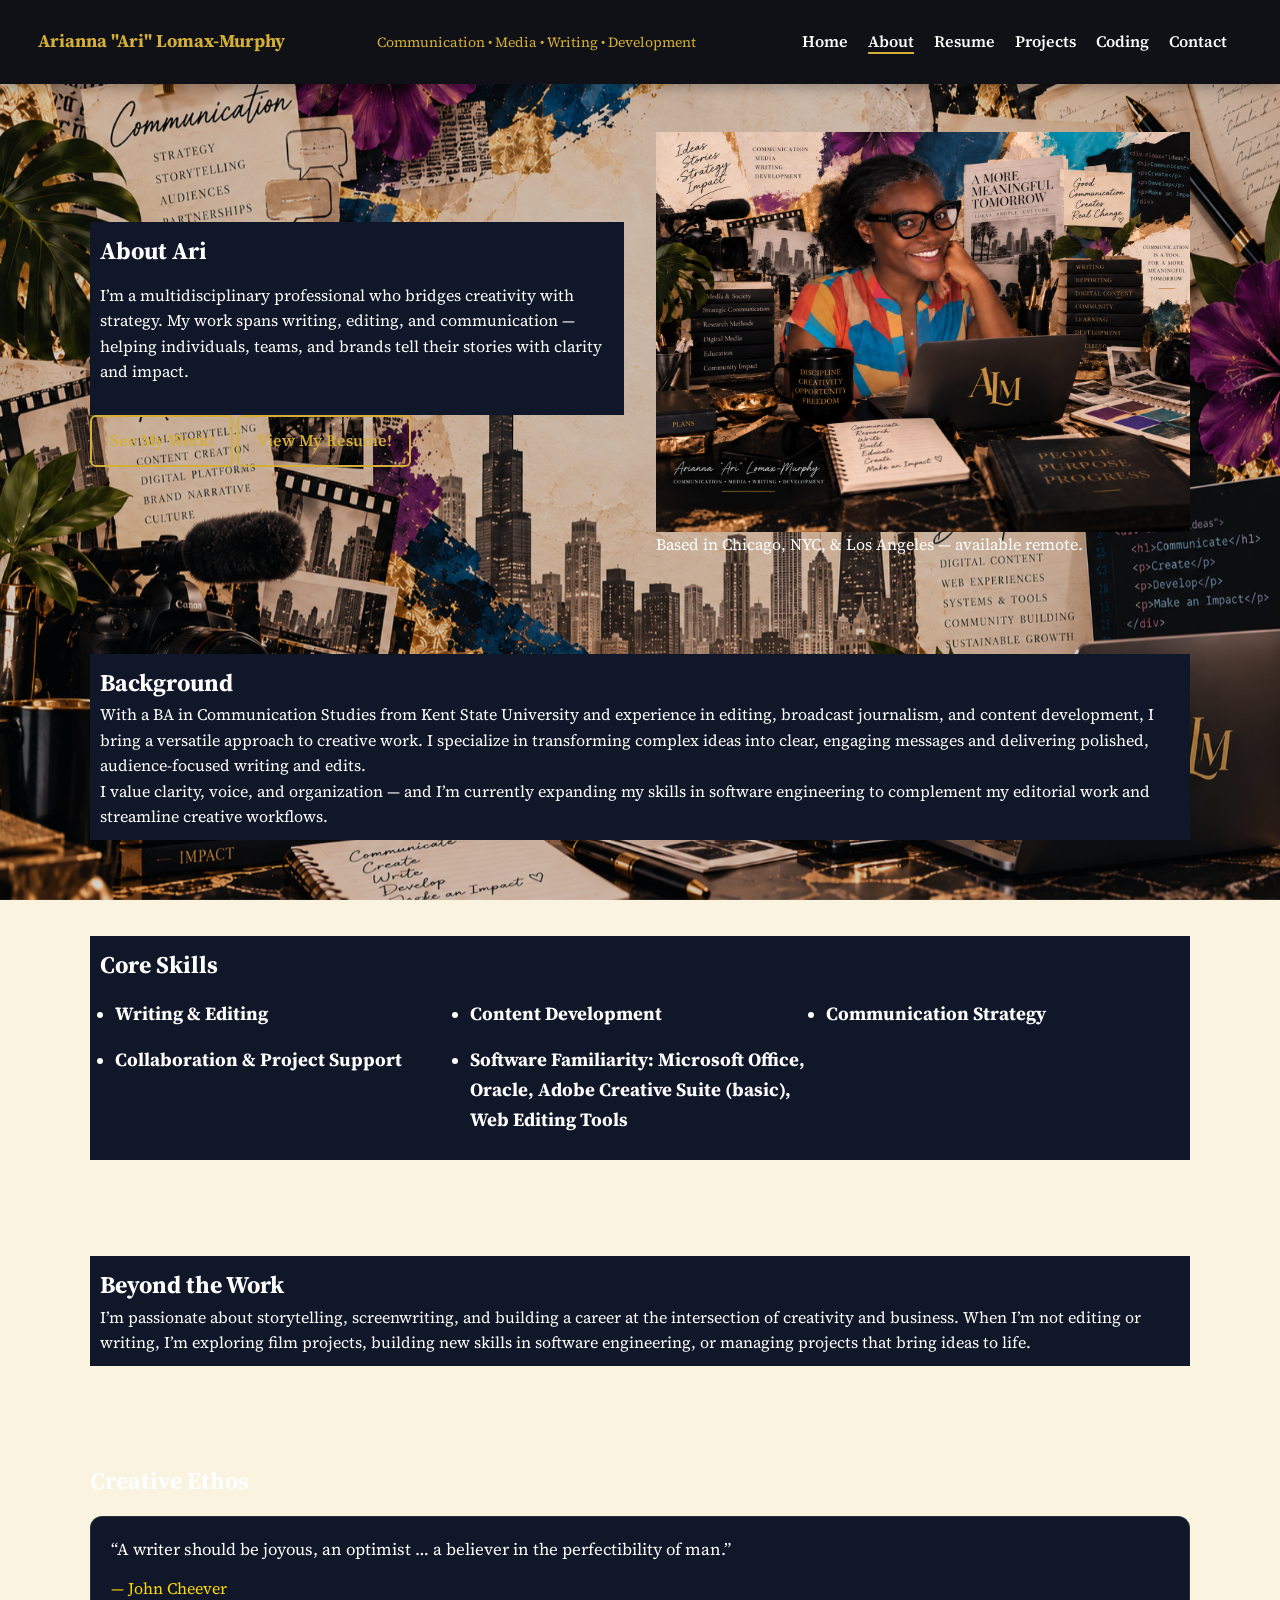
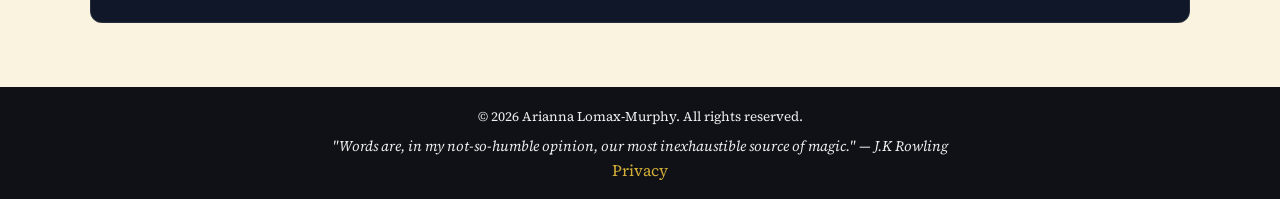
<file: about/about.html>
<!doctype html>
<html lang="en">
  <head>
    <meta charset="utf-8" />
    <meta name="viewport" content="width=device-width, initial-scale=1.0" />

    <title>
      About Arianna "Ari" Lomax-Murphy | Communication • Media • Writing •
      Development
    </title>
    <meta
      name="description"
      content="Learn more about Arianna 'Ari' Lomax-Murphy — multidisciplinary professional specializing in writing, editing, and communication."
    />

    <link rel="icon" href="../img/icons/alm-icon.png" />
    <link rel="preload" as="image" href="../img/ari-background.png" />
    <link rel="stylesheet" href="../css/styles.css" />
    <link rel="preconnect" href="https://fonts.gstatic.com" crossorigin />
    <link
      href="https://fonts.googleapis.com/css2?family=Montserrat:wght@600;700&family=Source+Serif+Pro:wght@400;600&display=swap"
      rel="stylesheet"
    />
  </head>
  <body>
    <img
      src="../img/ari-background.png"
      alt=""
      class="bg-fixed"
      aria-hidden="true"
    />

    <a class="skip-link" href="#main">Skip to content</a>

    <header class="site-header" role="banner">
      <div class="container header-row">
        <a class="brand" href="../index.html" aria-label="Go to homepage">
          <span class="brand-name">Arianna "Ari" Lomax-Murphy</span>
        </a>
        <span class="brand-tag"
          >Communication • Media • Writing • Development</span
        >
        <nav class="site-nav" aria-label="Primary">
          <button class="nav-toggle" aria-controls="menu" aria-expanded="false">
            Menu
          </button>
          <ul id="menu" class="nav-list">
            <li><a href="../index.html">Home</a></li>
            <li><a href="../about/about.html" aria-current="page">About</a></li>
            <li><a href="../resume/resume.html">Resume</a></li>
            <li><a href="../projects/projects.html">Projects</a></li>
            <li><a href="../coding/coding.html">Coding</a></li>
            <li><a href="../contact/contact.html">Contact</a></li>
          </ul>
        </nav>
      </div>
    </header>

    <main id="main">
      <section class="about-hero section" aria-labelledby="about-title">
        <div class="container hero-grid">
          <div class="hero-copy">
            <div class="panel panel--dark">
              <h1 id="about-hero-title">About Ari</h1>
              <p class="tagline">
                I’m a multidisciplinary professional who bridges creativity with
                strategy. My work spans writing, editing, and communication —
                helping individuals, teams, and brands tell their stories with
                clarity and impact.
              </p>
            </div>
            <div class="cta-row">
              <a class="btn btn-outline" href="../projects/projects.html"
                >See My Work!</a
              >
              <a class="btn btn-outline" href="../resume/resume.html"
                >View My Resume!</a
              >
            </div>
          </div>
          <figure class="hero-media">
            <img
              src="../img/ari-image.png"
              alt="Arianna Lomax-Murphy smiling at the camera while working at her desk with a laptop and creative workspace"
            />
            <figcaption>
              Based in Chicago, NYC, & Los Angeles — available remote.
            </figcaption>
          </figure>
        </div>
      </section>

      <section class="about section" aria-labelledby="about-title">
        <div class="container">
          <div class="panel panel--dark">
            <h2 id="about-title">Background</h2>
            <p>
              With a BA in Communication Studies from Kent State University and
              experience in editing, broadcast journalism, and content
              development, I bring a versatile approach to creative work. I
              specialize in transforming complex ideas into clear, engaging
              messages and delivering polished, audience-focused writing and
              edits.
            </p>
            <p>
              I value clarity, voice, and organization — and I’m currently
              expanding my skills in software engineering to complement my
              editorial work and streamline creative workflows.
            </p>
          </div>
        </div>
      </section>

      <section class="skills section" aria-labelledby="skills-title">
        <div class="container">
          <div class="panel panel--dark">
            <h2 id="skills-title">Core Skills</h2>
            <ul class="skill-grid" role="list">
              <li><h3>Writing & Editing</h3></li>
              <li><h3>Content Development</h3></li>
              <li><h3>Communication Strategy</h3></li>
              <li><h3>Collaboration & Project Support</h3></li>
              <li>
                <h3>
                  Software Familiarity: Microsoft Office, Oracle, Adobe Creative
                  Suite (basic), Web Editing Tools
                </h3>
              </li>
            </ul>
          </div>
        </div>
      </section>

      <section class="personal-touch section">
        <div class="container">
          <div class="panel panel--dark">
            <h2>Beyond the Work</h2>
            <p>
              I’m passionate about storytelling, screenwriting, and building a
              career at the intersection of creativity and business. When I’m
              not editing or writing, I’m exploring film projects, building new
              skills in software engineering, or managing projects that bring
              ideas to life.
            </p>
          </div>
        </div>
      </section>

      <section class="section" aria-labelledby="ethos-title">
        <div class="container">
          <h2 id="ethos-title">Creative Ethos</h2>
          <figure class="quote-card">
            <blockquote>
              “A writer should be joyous, an optimist … a believer in the
              perfectibility of man.”
            </blockquote>
            <figcaption>— John Cheever</figcaption>
          </figure>
        </div>
      </section>
    </main>

    <footer class="site-footer" role="contentinfo">
      <div class="container footer-row">
        <small>© 2026 Arianna Lomax-Murphy. All rights reserved.</small>
        <span id="quote-rotator" class="footer-quote" aria-live="polite"></span>
        <a href="../privacy/privacy.html">Privacy</a>
      </div>
    </footer>

    <script>
      const btn = document.querySelector(".nav-toggle");
      const menu = document.getElementById("menu");
      if (btn && menu) {
        btn.addEventListener("click", () => {
          const expanded = btn.getAttribute("aria-expanded") === "true";
          btn.setAttribute("aria-expanded", String(!expanded));
          menu.classList.toggle("open");
        });
      }
    </script>

    <script>
      (function () {
        const quotes = [
          {
            text: "Words are, in my not-so-humble opinion, our most inexhaustible source of magic.",
            by: "J.K Rowling",
          },
          {
            text: "A writer should be joyous, an optimist … a believer in the perfectibility of man.",
            by: "John Cheever",
          },
        ];

        const el = document.getElementById("quote-rotator");
        if (!el) {
          console.warn('No element with id="quote-rotator" found.');
          return;
        }

        let i = 0;
        function render() {
          const q = quotes[i];

          if (!q || !q.text) {
            el.textContent = q && q.by ? "— " + q.by : "";
          } else {
            el.textContent = '"' + q.text + '" — ' + q.by;
          }
          i = (i + 1) % quotes.length;
        }

        render();
        setInterval(render, 10000);

        console.log("Quote rotator mounted:", {
          foundElement: !!el,
          quotesCount: quotes.length,
        });
      })();
    </script>
  </body>
</html>
</file>
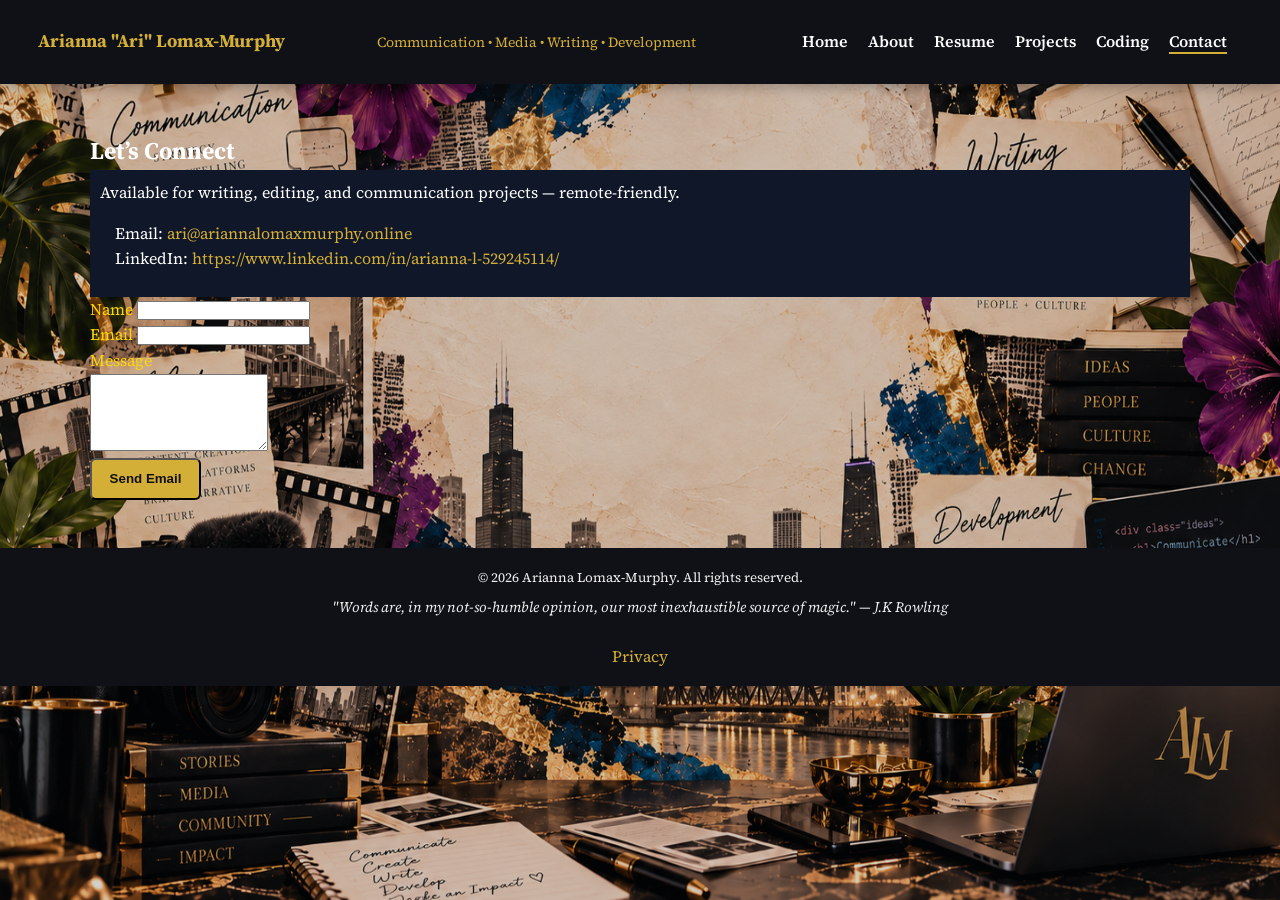
<file: contact/contact.html>
<!doctype html>
<html lang="en">
  <head>
    <meta charset="utf-8" />
    <meta name="viewport" content="width=device-width, initial-scale=1" />

    <title>Contact | Arianna "Ari" Lomax-Murphy</title>
    <meta
      name="description"
      content="Get in touch with Arianna 'Ari' Lomax-Murphy for writing, editing, and communication projects."
    />
    <link rel="icon" href="../img/icons/alm-icon.png" />
    <link rel="preload" as="image" href="../img/ari-background.png" />
    <link rel="stylesheet" href="../css/styles.css" />
    <link rel="preconnect" href="https://fonts.gstatic.com" crossorigin />
    <link
      href="https://fonts.googleapis.com/css2?family=Montserrat:wght@600;700&family=Source+Serif+Pro:wght@400;600&display=swap"
      rel="stylesheet"
    />
  </head>
  <body>
    <img
      src="../img/ari-background.png"
      alt=""
      class="bg-fixed"
      aria-hidden="true"
    />

    <a class="skip-link" href="#main">Skip to content</a>

    <header class="site-header" role="banner">
      <div class="container header-row">
        <a class="brand" href="../index.html" aria-label="Go to homepage">
          <span class="brand-name">Arianna "Ari" Lomax-Murphy</span>
        </a>
        <span class="brand-tag"
          >Communication • Media • Writing • Development</span
        >

        <nav class="site-nav" aria-label="Primary">
          <button class="nav-toggle" aria-controls="menu" aria-expanded="false">
            Menu
          </button>
          <ul id="menu" class="nav-list">
            <li><a href="../index.html">Home</a></li>
            <li><a href="../about/about.html">About</a></li>
            <li><a href="../resume/resume.html">Resume</a></li>
            <li><a href="../projects/projects.html">Projects</a></li>
            <li><a href="../coding/coding.html">Coding</a></li>
            <li>
              <a href="../contact/contact.html" aria-current="page">Contact</a>
            </li>
          </ul>
        </nav>
      </div>
    </header>

    <main id="main">
      <section class="section" aria-labelledby="contact-title">
        <div class="container contact-grid">
          <div>
            <h1 id="contact-title">Let’s Connect</h1>
            <div class="panel panel--midnight">
              <p>
                Available for writing, editing, and communication projects —
                remote-friendly.
              </p>
              <ul class="contact-list" role="list">
                <li>
                  <span class="label">Email:</span>
                  <a href="mailto:ari@ariannalomaxmurphy.online">
                    ari@ariannalomaxmurphy.online
                  </a>
                </li>

                <li>
                  <span class="label">LinkedIn:</span>
                  <a
                    href="https://www.linkedin.com/in/arianna-k-529245114/"
                    target="_blank"
                    rel="me noopener noreferrer"
                    aria-label="Arianna Lomax-Murphy on LinkedIn"
                  >
                    https://www.linkedin.com/in/arianna-l-529245114/
                  </a>
                </li>
              </ul>
            </div>
          </div>

          <form
            class="contact-form"
            action="mailto:ari@ariannalomaxmurphy.online"
            method="POST"
            enctype="text/plain"
          >
            <label>
              <span>Name</span>
              <input name="name" type="text" required /> </label
            ><br />
            <label>
              <span>Email</span>
              <input name="email" type="email" required /> </label
            ><br />
            <label>
              <span>Message</span><br />
              <textarea name="message" rows="5" required></textarea></label
            ><br />
            <button class="btn" type="submit">Send Email</button>
          </form>
        </div>
      </section>
    </main>

    <footer class="site-footer" role="contentinfo">
      <div class="container footer-row">
        <small>© 2026 Arianna Lomax-Murphy. All rights reserved.</small>
        <span id="quote-rotator" class="footer-quote" aria-live="polite"></span
        ><br />
        <a href="../privacy/privacy.html">Privacy</a>
      </div>
    </footer>

    <!-- Nav toggle -->
    <script>
      const btn = document.querySelector(".nav-toggle");
      const menu = document.getElementById("menu");
      if (btn && menu) {
        btn.addEventListener("click", () => {
          const expanded = btn.getAttribute("aria-expanded") === "true";
          btn.setAttribute("aria-expanded", String(!expanded));
          menu.classList.toggle("open");
        });
      }
    </script>
    <!-- Quote rotator -->
    <script>
      (function () {
        const quotes = [
          {
            text: "Words are, in my not-so-humble opinion, our most inexhaustible source of magic.",
            by: "J.K Rowling",
          },
          {
            text: "A writer should be joyous, an optimist … a believer in the perfectibility of man.",
            by: "John Cheever",
          },
        ];

        const el = document.getElementById("quote-rotator");
        if (!el) {
          console.warn('No element with id="quote-rotator" found.');
          return;
        }

        let i = 0;
        function render() {
          const q = quotes[i];

          if (!q || !q.text) {
            el.textContent = q && q.by ? "— " + q.by : "";
          } else {
            el.textContent = '"' + q.text + '" — ' + q.by;
          }
          i = (i + 1) % quotes.length;
        }

        render();
        setInterval(render, 10000);

        console.log("Quote rotator mounted:", {
          foundElement: !!el,
          quotesCount: quotes.length,
        });
      })();
    </script>
  </body>
</html>
</file>
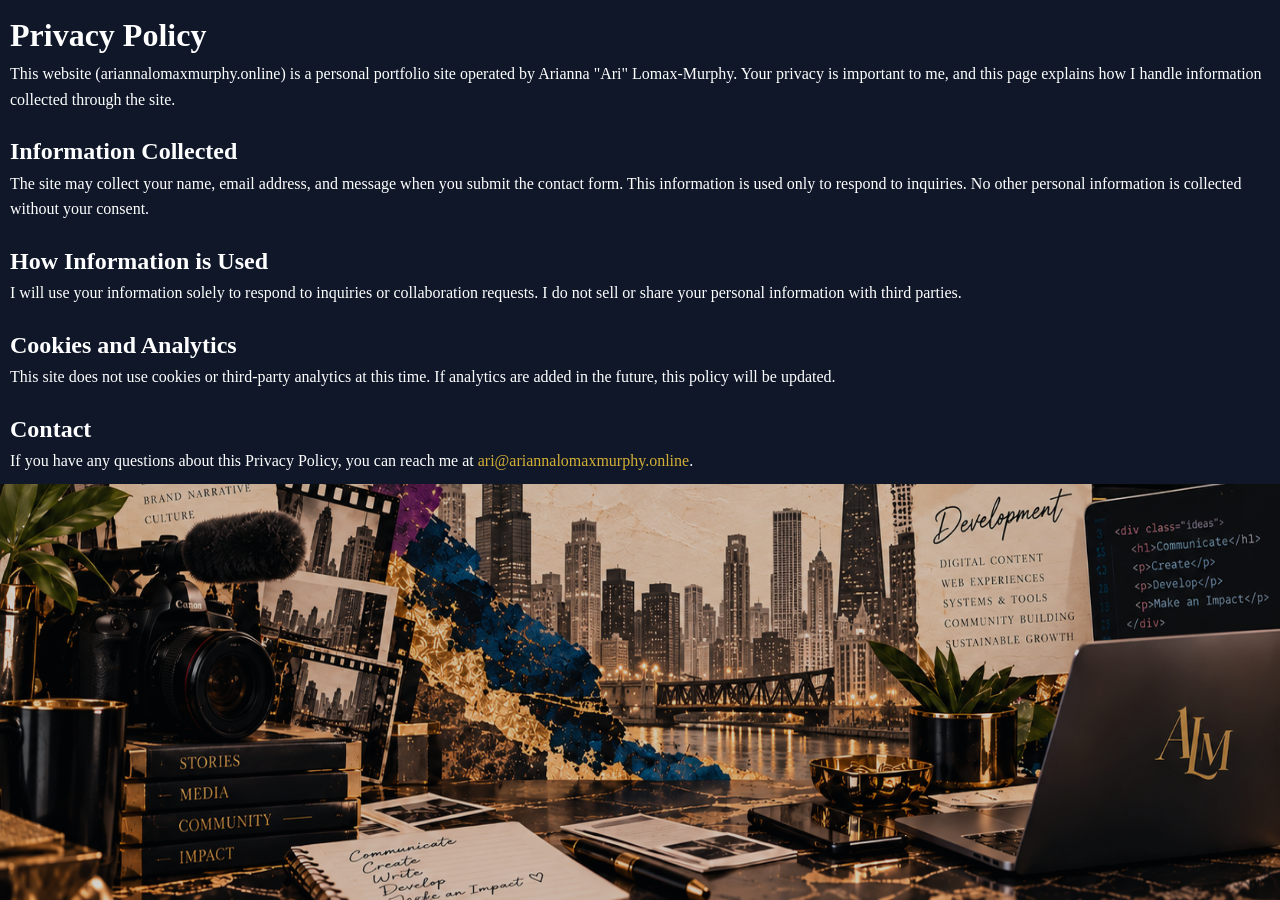
<file: privacy/privacy.html>
<!doctype html>
<html lang="en">
  <head>
    <meta charset="utf-8" />
    <link rel="icon" href="../img/icons/alm-icon.png" />
    <link rel="preload" as="image" href="../img/ari-background.png" />
    <link rel="stylesheet" href="../css/styles.css" />

    <title>Privacy</title>
  </head>

  <body>
    <img
      src="../img/ari-background.png"
      alt=""
      class="bg-fixed"
      aria-hidden="true"
    />

    <div class="panel panel--dark">
      <h1>Privacy Policy</h1>
      <p>
        This website (ariannalomaxmurphy.online) is a personal portfolio site
        operated by Arianna "Ari" Lomax-Murphy. Your privacy is important to me,
        and this page explains how I handle information collected through the
        site.
      </p>
    </div>

    <div class="panel panel--dark">
      <h2>Information Collected</h2>
      <p>
        The site may collect your name, email address, and message when you
        submit the contact form. This information is used only to respond to
        inquiries. No other personal information is collected without your
        consent.
      </p>
    </div>

    <div class="panel panel--dark">
      <h2>How Information is Used</h2>
      <p>
        I will use your information solely to respond to inquiries or
        collaboration requests. I do not sell or share your personal information
        with third parties.
      </p>
    </div>

    <div class="panel panel--dark">
      <h2>Cookies and Analytics</h2>
      <p>
        This site does not use cookies or third-party analytics at this time. If
        analytics are added in the future, this policy will be updated.
      </p>
    </div>

    <div class="panel panel--dark">
      <h2>Contact</h2>
      <p>
        If you have any questions about this Privacy Policy, you can reach me at
        <a href="mailto:ari@ariannalomaxmurphy.online"
          >ari@ariannalomaxmurphy.online</a
        >.
      </p>
    </div>
  </body>
</html>
</file>
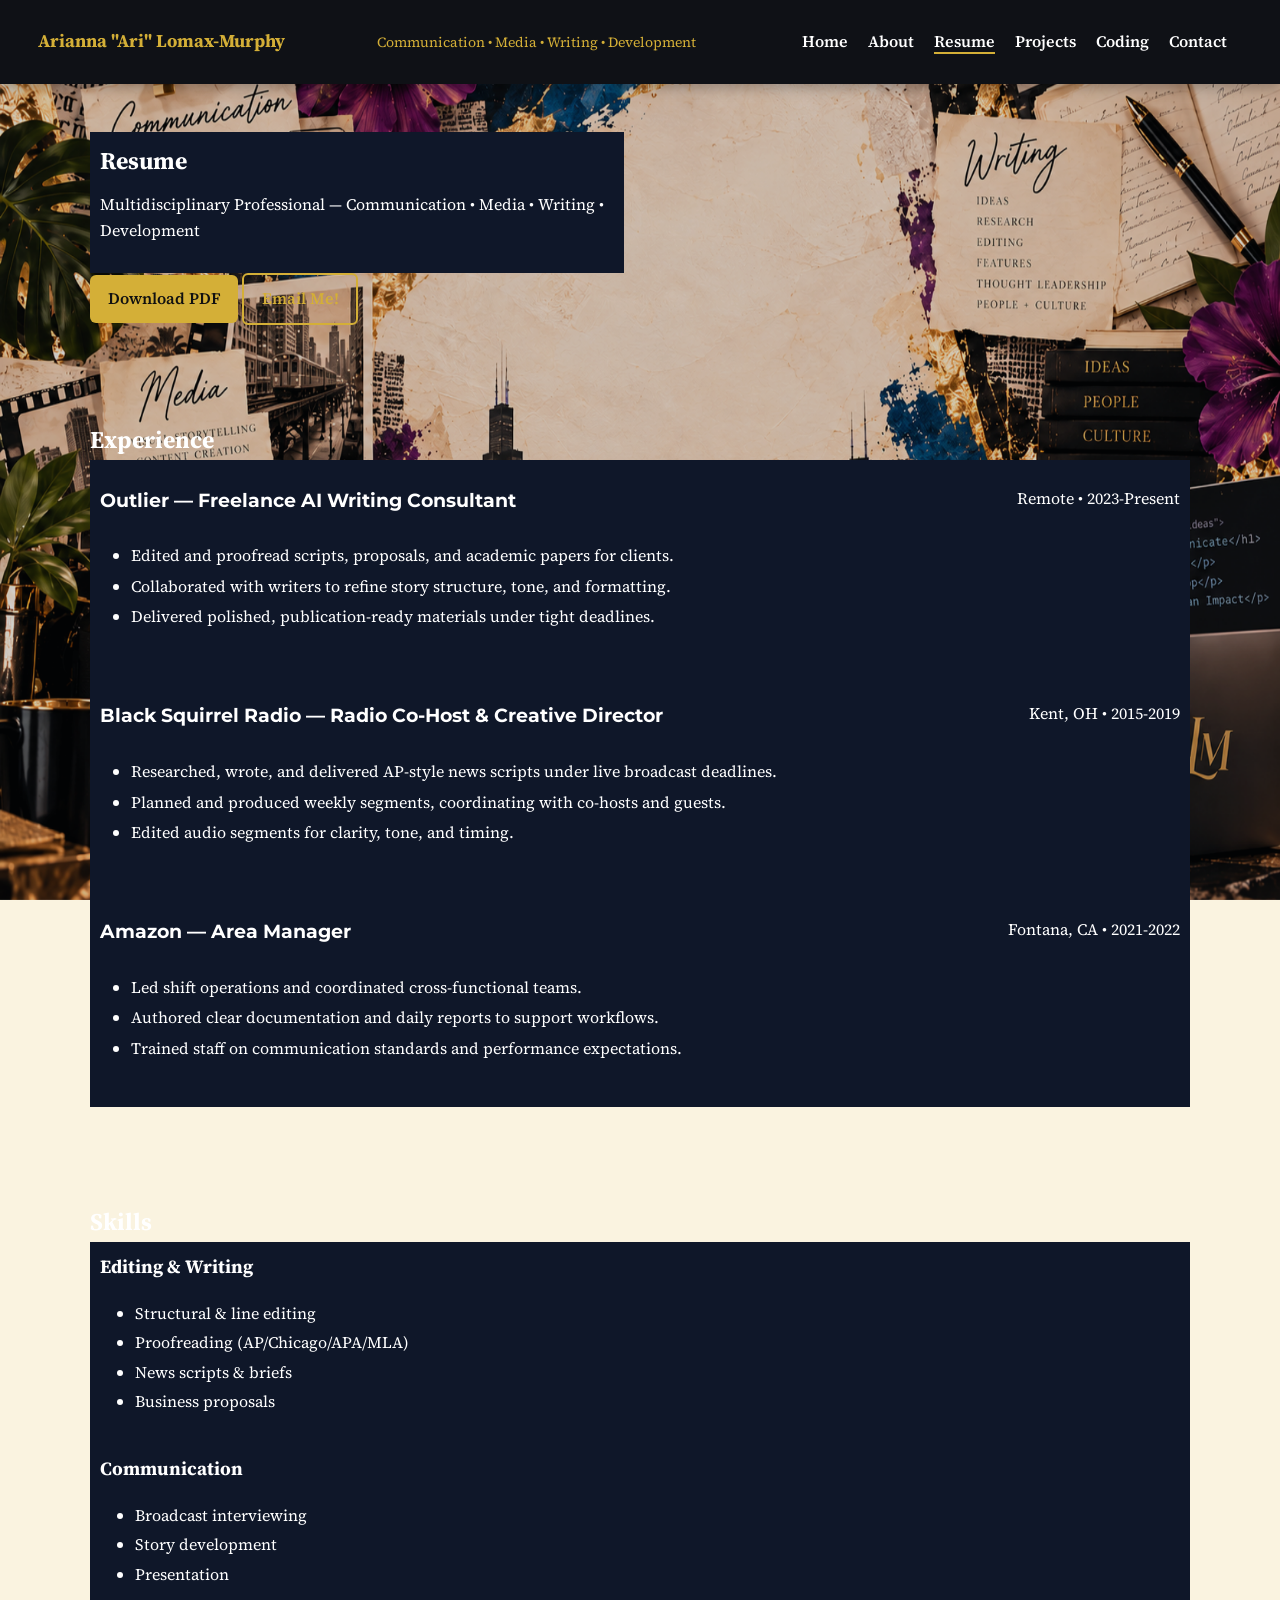
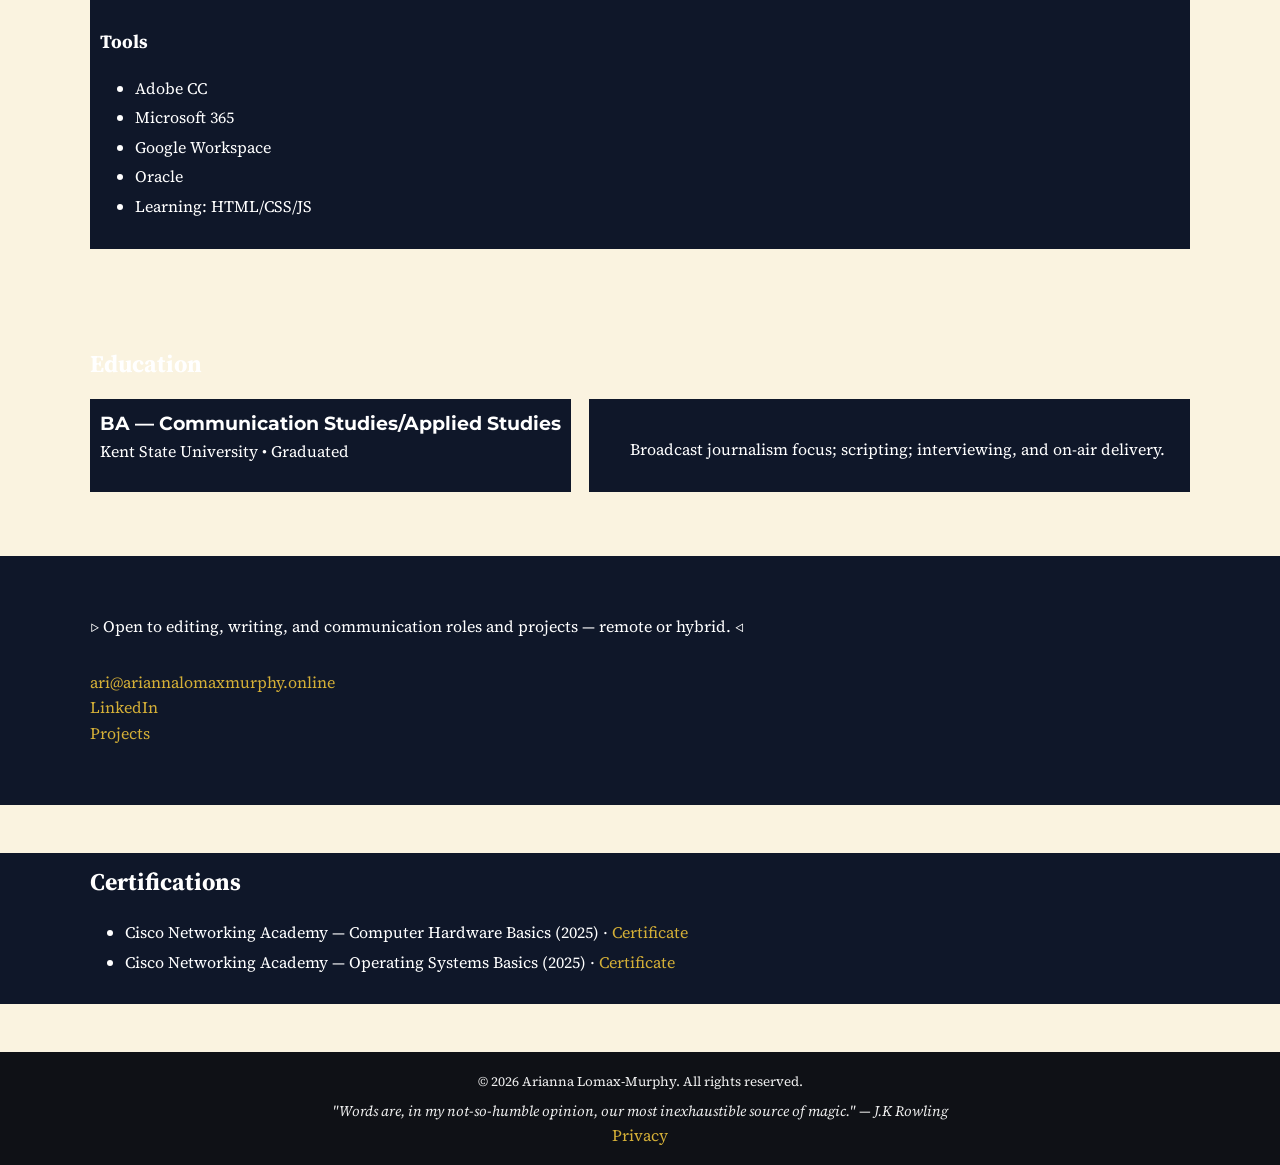
<file: resume/resume.html>
<!DOCTYPE html>
<html lang="en">
    <head>
        <meta charset="utf-8">
        <meta name="viewport" content="width= device-width, initial-scale= 1">

        <title>Resume — Arianna "Ari" Lomax-Murphy | Communication • Media • Writing • Development</title>
        <meta name="description" content="Resume of Arianna 'Ari' Lomax-Murphy — multidisciplinary professional specializing in writing, editing, and communication.">
        <link rel="icon" href="../img/thumb/thumb-resume.svg">

        <meta property="og: title" content="Resume — Arianna 'Ari' Lomax-Murphy">
        <meta property="og: description" content="Writer & Editor focused on clarity, accuracy, and voice.">
        <meta property="type" content="website">

        <meta property="og: image" content="../img/thumb-resume.svg">

        <link rel="icon" href="../img/icons/alm-icon.png" />
        <link rel="preconnect" href="https://fonts.gstatic.com" crossorigin>
        <link href="https://fonts.googleapis.com/css2?family=Montserrat:wght@600;700&family=Source+Serif+Pro:wght@400;600&display=swap" rel="stylesheet">
        <link rel="preload" as="image" href="../img/ari-background.png">
        <link rel="stylesheet" href="../css/styles.css">
    </head>
    <body>
            <img
                class="bg-fixed"
                src="../img/ari-background.png"
                alt=""
                aria-hidden="true"
            >
        
            <a class="skip-link" href="#main">Skip to content</a>
        <header class="site-header" role="banner">
            <div class="container header-row">
                <a class="brand" href="../index.html" aria-label="Go to homepage">
                    <span class="brand-name">Arianna "Ari" Lomax-Murphy</span>
                </a>
                    <span class="brand-tag">Communication • Media • Writing • Development</span>
                

                <nav class="site-nav" aria-label="Primary">
                    <button class="nav-toggle" aria-controls="menu" aria-expanded="false">Menu</button>
                    <ul id="menu" class="nav-list">
                        <li><a href="../index.html">Home</a></li>
                        <li><a href="../about/about.html">About</a></li>
                        <li><a href="../resume/resume.html" aria-current="page">Resume</a></li>
                        <li><a href="../projects/projects.html">Projects</a></li>
                        <li><a href="../coding/coding.html">Coding</a></li>                    
                        <li><a href="../contact/contact.html">Contact</a></li>
                    </ul>
                </nav>
            </div>
        </header>

        <main id="main">

            <section class="page-hero section" aria-labelledby="resume-title">
                <div class="container hero-grid">
                    <div class="hero-copy">
                        <div class="panel panel--midnight">
                        <h1 id="resume-title">Resume</h1>
                        <p class="tagline">Multidisciplinary Professional — Communication • Media • Writing • Development</p>
                        </div>
                        <div class="cta-row">                    
                            <a class="btn" href="../resume/resume.pdf" download>Download PDF</a>
                            <a class="btn btn-outline" href="mailto:ari@ariannalomaxmurphy.online">Email Me!</a>
                        </div>
                    </div>
                </div>
            </section>

            <section class="section" aria-labelledby="exp-title">
                <div class="container">
                    <h2 id="exp-title">Experience</h2>
                    
                    <div class="panel panel--midnight">
                    <article class="resume-item">
                        <div class="resume-head">
                            <h3>Outlier — Freelance AI Writing Consultant</h3>
                            <span class="meta">Remote • 2023-Present</span>
                        </div>
                        <ul class="resume-bullets">
                            <li>Edited and proofread scripts, proposals, and academic papers for clients.</li>
                            <li>Collaborated with writers to refine story structure, tone, and formatting.</li>
                            <li>Delivered polished, publication-ready materials under tight deadlines.</li>
                        </ul>
                    </article>
                        </div>
                    
                        <div class="panel panel--midnight">
                    <article class="resume-item">
                        <div class="resume-head">
                            <h3>Black Squirrel Radio — Radio Co-Host & Creative Director</h3>
                            <span class="meta">Kent, OH • 2015-2019</span>
                        </div>
                        <ul class="resume-bullets">
                            <li>Researched, wrote, and delivered AP-style news scripts under live broadcast deadlines.</li>
                            <li>Planned and produced weekly segments, coordinating with co-hosts and guests.</li>
                            <li>Edited audio segments for clarity, tone, and timing.</li>
                        </ul>
                    </article>
                        </div>

                        <div class="panel panel--midnight">
                    <article class="resume-item">
                        <div class="resume-head">
                            <h3>Amazon — Area Manager</h3>
                            <span class="meta">Fontana, CA • 2021-2022</span>
                        </div>
                        <ul class="resume-bullets">
                            <li>Led shift operations and coordinated cross-functional teams.</li>
                            <li>Authored clear documentation and daily reports to support workflows.</li>
                            <li>Trained staff on communication standards and performance expectations.</li>
                        </ul>
                    </article>
                        </div>
                </div>
            </section>

            <section class="section" aria-labelledby="skills-title">
                <div class="container">
                    <h2 id="skills-title">Skills</h2>
                    <div class="skills-grid">
                        <div>
                        <div class="panel panel--midnight">
                            <h3>Editing & Writing</h3>
                            <ul class="tag-list" role="list">
                                <li>Structural & line editing</li>
                                <li>Proofreading (AP/Chicago/APA/MLA)</li>
                                <li>News scripts & briefs</li>
                                <li>Business proposals</li>
                            </ul>
                        </div>
                        <div class="panel panel--midnight">
                            <h3>Communication</h3>
                            <ul class="tag-list" role="list">
                                <li>Broadcast interviewing</li>
                                <li>Story development</li>
                                <li>Presentation</li>
                            </ul>
                        </div>
                        <div class="panel panel--midnight">
                            <h3>Tools</h3>
                            <ul class="tag-list" role="list">
                                <li>Adobe CC</li>
                                <li>Microsoft 365</li>
                                <li>Google Workspace</li>
                                <li>Oracle</li>
                                <li>Learning: HTML/CSS/JS</li>
                            </ul>
                        </div>
                        </div>
                    </div>
                </div>
            </section>
            </div>

            <section class="section" aria-labelledby="edu-title">
                <div class="container">
                    <h2 id="edu-title">Education</h2>
                    <article class="resume-item">
                        <div class="resume-head">
                            <div class="panel panel--midnight">
                            <h3>BA — Communication Studies/Applied Studies</h3>
                            <span class="meta">Kent State University • Graduated</span>
                        </div>
                        <div class="panel panel--midnight">
                        <ul class="resume-bullets" id="education">
                            <li>Broadcast journalism focus; scripting; interviewing, and on-air delivery.</li>
                        </ul>
                            </div>
                        </div>
                    </article>
                </div>
            </section>
            </div>

            <div class="panel panel--midnight" id="contact">
            <section class="contact section" aria-labelledby="contact-title">
                <div class="container">
                    <h2 id="contact-list" role="list"></h2>
                        <p>▷ Open to editing, writing, and communication roles and projects — remote or hybrid. ◁</p>
                        <ul class="contact-list" role="list"></ul>
                            <li><a href="mailto:ari@ariannalomaxmurphy.online">ari@ariannalomaxmurphy.online</a></li>
                            <li><a href="https://www.linkedin.com/in/arianna-l-529245114/">LinkedIn</a></li>
                            <li><a href="../projects/projects.html">Projects</a></li>
                        </ul>
                    </div>
            </section>
            </div>
            
            <section class="section" aria-labelledby="resume-certs-title">
                <div class="panel panel--midnight">
                <div class="container">
                    <h2 id="resume-certs-title">Certifications</h2>
                    <ul class="tag-list" role="list">
                    <li>
                        Cisco Networking Academy — Computer Hardware Basics (2025)
                        · <a href="../docs/certs/cisco-hardware-basics.pdf" target="_blank" rel="noopener">Certificate</a>
                    </li>
                    <li>
                        Cisco Networking Academy — Operating Systems Basics (2025)
                        · <a href="../docs/certs/cisco-os-basics.pdf" target="_blank" rel="noopener">Certificate</a>
                    </li>
                    <!-- Add others here (Google IT Support, etc.) -->
                    </ul>
                </div>
                </div>
            </section>
        </main>

        <footer class="site-footer" role="contentinfo">
            <div class="container footer-row">
                <small>© 2026 Arianna Lomax-Murphy. All rights reserved.</small>
                <span id="quote-rotator" class="footer-quote" aria-live="polite"></span>
                <a href="../privacy/privacy.html">Privacy</a>
            </div>
        </footer>

        <script>

            const btn = document.querySelector('.nav-toggle');
            const menu = document.getElementById('menu');
            if (btn && menu) {
                btn.addEventListener('click', () => {
                    const expanded = btn.getAttribute('aria-expanded') === 'true';
                    btn.setAttribute('aria-expanded', String(!expanded));
                    menu.classList.toggle('open');
                });
            }
        </script>
        <script>
                (function(){
                    const quotes = [
                        { text: "Words are, in my not-so-humble opinion, our most inexhaustible source of magic.", by: "J.K Rowling" },
                        { text: "A writer should be joyous, an optimist … a believer in the perfectibility of man.", by: "John Cheever" }
                    ];

                    const el = document.getElementById('quote-rotator');
                    if (!el) { console.warn('No element with id="quote-rotator" found.'); return; }

                    let i = 0;
                    function render(){
                        const q = quotes[i];

                        if (!q || !q.text) {
                            el.textContent = q && q.by ? ("— " + q.by) : "";
                        } else {
                            el.textContent = '"' + q.text + '" — ' + q.by;
                        }
                        i = (i + 1) % quotes.length;
                    }

                    render();
                    setInterval(render, 10000);

                    console.log('Quote rotator mounted:', { foundElement: !!el, quotesCount: quotes.length });
            })();
        </script>
    </body>

</html>
</file>
<file: css/styles.css>
/* =========================================
   0) Variables & Base
   ========================================= */
:root {
  --color-primary: #d4af37; /* Gold (accent) */
  --color-secondary: #1f4e79; /* Deep blue (brand text) */
  --color-accent: #0f1116; /* Dark  (header & footer bg) */
  --color-midnight: #0f1729; /* Midnight Blue  (section boxes) */

  --color-text-light: #ffffff; /* White text */
  --color-text-dark: #111111; /* Dark text (rare) */
  --header-height: 50px;
}

* {
  box-sizing: border-box;
  margin: 0;
  padding: 0;
}
html {
  scroll-behavior: smooth;
}

/* === Global page background (last wins) === */
html,
body {
  min-height: 100%;
}

.bg-fixed {
  position: fixed;
  top: var(--header-height);
  left: 0;
  width: 100vw !important;
  max-width: none !important;
  height: calc(100vh - var(--header-height)) !important;
  max-height: none !important;

  /* Full image + full width + full height */
  object-fit: fill;
  object-position: center;
  z-index: -2;
  pointer-events: none;
  margin: 0 !important;
}

body {
  position: relative;
  font-family: "Source Serif Pro", serif;
  line-height: 1.6;
  color: var(--color-text-light);
  background-color: #faf3e0; /* fallback behind everything */
}
body::after {
  content: "";
  position: fixed;

  top: var(--header-height);
  left: 0;
  width: 100vw;
  height: calc(100vh - var(--header-height));
  background: rgba(15, 17, 22, 0.18);

  z-index: -1;
  pointer-events: none;
}

img {
  max-width: 100%;
  height: auto;
  display: block;
}
a {
  color: var(--color-primary);
  text-decoration: none;
}
a:hover {
  text-decoration: underline;
}

.container {
  width: 90%;
  max-width: 1100px;
  margin: 0 auto;
}
.section {
  padding: 3rem 0;
}

/* Accessibility: Skip link */
.skip-link {
  position: absolute;
  left: -9999px;
  top: auto;
  height: 1px;
  width: 1px;
  overflow: hidden;
}
.skip-link:focus {
  position: static;
  background: #fff;
  color: #000;
  padding: 0.5rem 0.75rem;
  border-radius: 6px;
}

/* =========================================
   1) Header & Navigation
   - Opaque black header
   - Gold branding and tagline
   - Responsive navigation
   ========================================= */
.site-header {
  background: var(--color-accent);
  color: var(--color-text-light);
  position: sticky;
  top: 0;
  width: 100%;
  z-index: 1000; /* above everything */
  box-shadow: 0 4px 12px rgba(0, 0, 0, 0.25);
}
.header-row {
  display: flex;
  justify-content: space-between;
  align-items: center;
  padding: 14px 0;
}

/* Brand text in GOLD on black header */
.brand {
  display: inline;
  white-space: nowrap;
}

.brand-name {
  font-weight: 700;
  font-size: 1.125rem;
  color: var(--color-primary);
}

.brand-tag {
  display: inline;
  font-size: 0.875rem;
  color: var(--color-primary);
  opacity: 1;
}

/* Hover effect for brand text */
.brand-name:hover,
.brand-tag:hover {
  color: #f5d76e; /* lighter gold on hover */
  text-shadow:
    0 0 6px rgba(212, 175, 55, 0.75),
    0 0 12px rgba(212, 175, 55, 0.5);
  transition:
    color 0.3s ease,
    text-shadow 0.3s ease;
}

.site-nav .nav-list {
  list-style: none;
  display: flex;
  gap: 20px;
}
.site-nav a {
  color: #fff;
  font-weight: 600;
}
.site-nav a[aria-current="page"] {
  border-bottom: 2px solid var(--color-primary);
}

/* Mobile nav toggle */
.nav-toggle {
  display: none;
  background: transparent;
  color: #fff;
  border: 2px solid #ffffff33;
  padding: 0.45rem 0.65rem;
  border-radius: 6px;
}

/* =========================================
   2) Section Boxes (Dark)
   - Use .section-box to wrap content in Hero, About, Core Skills, Contact
   ========================================= */
.section-box {
  background: var(--color-midnight);
  color: var(--color-text-light);
  border-radius: 12px;
  padding: 2rem;
  margin-bottom: 2rem;
  box-shadow: 0 6px 12px rgba(0, 0, 0, 0.35);
  border: 1px solid rgba(255, 255, 255, 0.08);
}

/* Links inside boxes: gold for pop */
.section-box a {
  color: var(--color-primary);
  font-weight: 600;
}
.section-box a:hover {
  color: #fff;
}

/* Optional darker variant (if you ever want it) */
.section-box.midnight {
  background: var(--color-accent);
}

/* =========================================
   3) Hero
   ========================================= */
.hero-grid {
  display: grid;
  grid-template-columns: 1fr 1fr;
  gap: 2rem;
  align-items: center;
}
.tagline {
  margin: 0.75rem 0 1.25rem;
}

/* If your hero text sits in a box (requested) */
.hero .section-box {
  background: #0f1729;
  border-color: transparent;
}

/* =========================================
   4) Buttons (Gold accent)
   ========================================= */
.btn {
  display: inline-block;
  padding: 0.7rem 1.1rem;
  border-radius: 6px;
  background: var(--color-primary);
  color: var(--color-text-dark);
  font-weight: 600;
  transition:
    background 0.2s ease,
    color 0.2s ease;
}
.btn:hover {
  background: var(--color-secondary); /* deep blue hover */
  color: #fff;
}
.btn-outline {
  background: transparent;
  border: 2px solid var(--color-primary);
  color: var(--color-primary);
}
.btn-outline:hover {
  background: var(--color-primary);
  color: var(--color-text-dark);
}

/* =========================================
   5) Cards (Projects) 
   ========================================= */
.card-grid {
  display: grid;
  grid-template-columns: repeat(3, 1fr);
  gap: 1.25rem;
}
.card {
  background: #0f1729; /* dark card to layer over section box */
  border: 1px solid rgba(255, 255, 255, 0.1);
  border-radius: 12px;
  overflow: hidden;
  box-shadow: 0 10px 18px rgba(0, 0, 0, 0.25);
  color: #fff;
}
.card img {
  width: 100%;
  height: auto;
}
.card-body {
  padding: 1rem;
  margin-bottom: 0.35rem;
  font-family: "Montserrat", sans-serif;
} /* Trim the transparent margins built into the three overview thumbnails. */

.exercise-thumbnail {
  position: relative;
  overflow: visible;

  display: flex;
  justify-content: center;
  align-items: center;

  height: auto;
  padding: 1.5rem 0;
}

.exercise-thumbnail-image {
  display: block;
  width: 320px !important;
  height: auto !important;
  max-width: 90%;
  object-fit: contain;
  margin: 1.25rem auto 0;
}

.exercise-card {
  background: #0f1729;
  border: 1px solid rgba(255, 255, 255, 0.1);
  border-radius: 12px;
  box-shadow: 0 10px 18px rgba(0, 0, 0, 0.25);
  color: #fff;

  padding-top: 1rem;
}

.exercise-card .exercise-thumbnail-image {
  max-width: none;
  margin: 0 auto;
}

.card .more {
  display: inline-block;
  margin-top: 0.35rem;
  font-weight: 600;
  color: var(--color-primary);
}

/* =========================================
   6) Resume / About specifics
   ========================================= */
.resume-item {
  margin: 1rem 0;
}
.resume-head {
  display: flex;
  justify-content: space-between;
  gap: 1rem;
}
.resume-head h3 {
  font-family: "Montserrat", sans-serif;
  font-weight: 700;
}
.resume-bullets {
  margin: 0.5rem 0 0 1rem;
}
.resume-bullets li {
  margin: 0.3rem 0;
}

.skill-grid {
  display: grid;
  grid-template-columns: repeat(3, 1fr);
  gap: 1rem;
}
.tag-list {
  list-style: disc;
  margin-left: 1.25rem;
}
.tag-list li {
  margin: 0.25rem 0;
}

/* Quote cards (About/Resume ethos) */
.quote-card {
  margin: 1rem 0;
  padding: 1.25rem;
  border: 1px solid rgba(255, 255, 255, 0.1);
  border-radius: 12px;
  background: #0f1729;
  color: #fff;
}
.quote-card blockquote {
  margin: 0 0 0.75rem 0;
  font-size: 1.05rem;
  line-height: 1.6;
}
.quote-card figcaption {
  color: #ffd700;
}

/* =========================================
   7) Footer (Black to match Header)
   ========================================= */
.site-footer {
  background: var(--color-accent);
  color: #eee;
  text-align: center;
  padding: 1rem 0;
}
.footer-quote {
  display: block;
  margin-top: 0.4rem;
  font-style: italic;
  font-size: 0.9rem;
}

/* =========================================
   8) Responsive
   ========================================= */

@media (max-width: 992px) {
  .card-grid {
    grid-template-columns: repeat(2, minmax(0, 1fr));
  }

  .skill-grid {
    grid-template-columns: repeat(2, minmax(0, 1fr));
  }
}
/* ==========================
   TABLET HEADER & NAVIGATION
   ========================== */
@media (min-width: 769px) and (max-width: 1200px) {
  .header-row {
    position: relative;
    display: grid;
    grid-template-columns: max-content minmax(0, 1fr) max-content;
    align-items: center;
    gap: 0.75rem;
  }

  .brand {
    display: block;
    white-space: nowrap;
    line-height: 1.2;
  }

  .brand-tag {
    display: block;
    min-width: 0;
    text-align: center;
    white-space: normal;
    font-size: 0.75rem;
    line-height: 1.2;
    color: var(--color-primary);
  }

  .nav-toggle {
    display: inline-block;
    flex-shrink: 0;
    cursor: pointer;
  }

  .site-nav .nav-list {
    display: none;
    position: absolute;
    top: 100%;
    left: 0;
    right: 0;
    width: 100%;
    flex-direction: column;
    gap: 0;
    padding: 0.5rem 0;
    background: var(--color-accent);
    box-shadow: 0 10px 20px rgba(0, 0, 0, 0.4);
  }

  .site-nav .nav-list.open {
    display: flex;
  }

  .site-nav .nav-list li {
    width: 100%;
    padding: 0;
  }

  .site-nav .nav-list a {
    display: block;
    width: 100%;
    padding: 0.75rem 1rem;
    text-align: center;
  }
}
/* ==========================
   MOBILE
   ========================== */
@media (max-width: 768px) {
  :root {
    --header-height: 64px;
  }

  .container {
    width: 92%;
    max-width: none;
  }

  /* ---------- Header ---------- */

  .site-header {
    position: sticky;
    top: 0;
  }

  .header-row {
    position: relative;
    display: grid;
    grid-template-columns: minmax(0, 1fr) minmax(0, 1.15fr) max-content;
    align-items: center;
    gap: 0.4rem;
    padding: 0.75rem 0;
    text-align: left;
  }

  .brand {
    display: block;
    min-width: 0;
    white-space: normal;
    line-height: 1.2;
  }

  .brand-name {
    font-size: 0.95rem;
  }

  /* Display a compact, centered tagline on mobile */
  .brand-tag {
    display: block;
    min-width: 0;
    font-size: 0.7rem;
    line-height: 1.3;
    text-align: center;
    white-space: normal;
    color: var(--color-primary);
  }

  .nav-toggle {
    display: inline-block;
    flex-shrink: 0;

    background: transparent;
    color: #fff;

    border: 1px solid rgba(255, 255, 255, 0.25);
    padding: 0.45rem 0.7rem;
    border-radius: 6px;

    cursor: pointer;
  }

  .site-nav .nav-list {
    display: none;

    position: absolute;
    top: 100%;
    left: 0;
    right: 0;

    width: 100%;

    flex-direction: column;
    gap: 0;

    padding: 0.5rem 0;

    background: var(--color-accent);

    box-shadow: 0 10px 20px rgba(0, 0, 0, 0.4);
  }

  .site-nav .nav-list.open {
    display: flex;
  }

  .site-nav .nav-list li {
    width: 100%;
    padding: 0;
  }

  .site-nav .nav-list a {
    display: block;
    width: 100%;

    padding: 0.75rem 1rem;

    text-align: center;
  }

  /* ---------- Background ---------- */

  .bg-fixed {
    top: var(--header-height);

    width: 100vw !important;
    height: calc(100dvh - var(--header-height)) !important;

    object-fit: cover;
    object-position: center top;
  }

  body::after {
    top: var(--header-height);
    height: calc(100dvh - var(--header-height));
  }

  /* ---------- Hero ---------- */

  .hero {
    padding: 1.5rem 0 0;
  }

  .hero-grid {
    display: flex;
    flex-direction: column;

    gap: 1.5rem;
  }

  .hero-copy {
    width: 100%;
  }

  .hero .panel {
    width: 100%;

    padding: 1.25rem !important;

    border-radius: 10px;
  }

  .hero h1 {
    font-size: 1.8rem;
    line-height: 1.15;

    margin-bottom: 0.55rem;
  }

  .hero h2 {
    font-size: 1.3rem;
    line-height: 1.25;

    color: var(--color-primary);

    margin-bottom: 0.45rem;
  }

  .hero .tagline {
    font-size: 0.98rem;
    line-height: 1.55;
  }

  .hero-media {
    width: 100%;

    margin: 0;
  }

  .hero-media img {
    width: 100%;
    height: auto;

    max-height: 520px;

    object-fit: contain;
  }

  .hero-media figcaption {
    margin-top: 0.5rem;

    font-size: 0.9rem;
    line-height: 1.4;
  }

  /* ---------- Buttons ---------- */

  .cta-row {
    display: flex;
    flex-wrap: wrap;

    gap: 0.65rem;

    margin-top: 0.75rem;
  }

  .cta-row .btn {
    flex: 1 1 150px;

    text-align: center;
  }

  /* ---------- Sections ---------- */

  .section {
    padding: 2rem 0;
  }

  .panel,
  .section-box {
    border-radius: 10px;
  }

  /* ---------- Skills ---------- */

  .skill-grid {
    grid-template-columns: 1fr;

    gap: 1rem;

    padding-left: 1.25rem;
  }

  /* ---------- Featured Work ---------- */

  .card-grid {
    grid-template-columns: 1fr;

    gap: 1.25rem;
  }

  .card {
    width: 100%;
  }

  .card img {
    width: 100%;
    height: auto;

    max-height: none;

    object-fit: contain;
  }
  /* Projects — Responsive Thumbnail Sizing */

  section[aria-labelledby="proj-title"] .card > img {
    display: block;
    width: 100%;
    height: clamp(280px, 88vw, 420px);
    object-fit: contain;
    object-position: center;
  }

  /* ---------- Resume ---------- */

  .resume-head {
    flex-direction: column;
    align-items: flex-start;
  }

  /* ---------- Contact ---------- */

  .contact-grid {
    display: grid;

    grid-template-columns: 1fr;

    gap: 1.25rem;
  }

  .contact-form input,
  .contact-form textarea {
    width: 100%;
    max-width: 100%;
  }
}

/* Extra-small phones */
@media (max-width: 480px) {
  .container {
    width: 94%;
  }

  .brand-name {
    font-size: 0.88rem;
  }

  .hero h1 {
    font-size: 1.55rem;
  }

  .hero h2 {
    font-size: 1.15rem;
  }

  .section {
    padding: 1.75rem 0;
  }

  .cta-row {
    flex-direction: column;
  }

  .cta-row .btn {
    width: 100%;
    flex: none;
  }
}

/* =========================================
   9) Header Brand Color Override
   Keep the name and tagline gold
   ========================================= */
.site-header .brand-name,
.site-header .brand-tag {
  color: var(--color-primary) !important;
}

.panel {
  background-color: #0f1729;
  padding: 10px !important;
}

ul {
  padding: 15px;
}

#contact {
  list-style: none;
}

#contact-form {
  list-style: none;
}

#education {
  list-style: none;
}

.rps-modal[aria-hidden="true"] {
  display: none;
}
.rps-modal {
  position: fixed;
  inset: 0;
  z-index: 9999;
}
.rps-backdrop {
  position: absolute;
  inset: 0;
  background: rgba(0, 0, 0, 0.6);
  backdrop-filter: blur(2px);
}
.rps-dialog {
  position: relative;
  max-width: 520px;
  margin: 10vh auto 0;
  background: #10192c;
  color: #fff;
  border: 1px solid rgba(255, 255, 255, 0.12);
  border-radius: 14px;
  box-shadow: 0 20px 60px rgba(0, 0, 0, 0.5);
  overflow: hidden;
  transform: translateY(20px);
  opacity: 0;
  transition:
    transform 0.35s ease,
    opacity 0.35s ease;
}
.rps-modal.show .rps-dialog {
  transform: translateY(0);
  opacity: 1;
}
.rps-content {
  padding: 1.25rem 1.25rem 1.5rem;
  text-align: center;
}
.rps-content .rps-controls {
  display: flex;
  justify-content: center;
  gap: 0.5rem;
  flex-wrap: wrap;
}
.rps-close {
  display: none !important;
  position: absolute;
  top: 8px;
  right: 10px;
  appearance: none;
  border: 0;
  background: transparent;
  color: #fff;
  font-size: 1.75rem;
  cursor: pointer;
  opacity: 0.9;
}
.rps-close:hover {
  opacity: 1;
}
.body-lock {
  overflow: hidden;
}
#rps-output {
  background: rgba(0, 0, 0, 0.35);
  border: 1px solid rgba(255, 255, 255, 0.15);
  border-radius: 8px;
  padding: 0.75rem;
  margin: 1rem 0;
  font-family: "Courier New", Courier, monospace;
  font-size: 0.95rem;
  line-height: 1.5;
  text-align: left;
  white-space: pre-line;
  max-height: 180px;
  overflow-y: auto;
  color: #f4f4f4;
}

/* Ensure anything with the HTML 'hidden' attribute stays hidden */
[hidden] {
  display: none !important;
}

#toHomepage {
  margin-top: 1rem;
}

#exercises-title {
  color: white;
}

.contact-list {
  list-style: none;
}

.featured-title {
  color: #d4af37;
}

.contact-form {
  color: #ffd700;
}

/* Force hero sections transparent so global background shows */
.page-hero,
.page-hero::before {
  background: transparent !important;
}

/* ==========================================
   PROJECTS — LARGER MOBILE / SMALL TABLET
   480px–768px
   ========================================== */

@media (min-width: 480px) and (max-width: 768px) {
  /* Display two project cards per row */
  section[aria-labelledby="proj-title"] .card-grid {
    grid-template-columns: repeat(2, minmax(0, 1fr));
  }

  /* Maintain consistent thumbnail heights */
  section[aria-labelledby="proj-title"] .card > img {
    height: auto;
    object-fit: contain;
    object-position: center;
  }
}

/* ==========================================
   CODING — COMPACT MOBILE OVERVIEW THUMBNAILS
   CSS Exercises, Recipe, JavaScript Exercises
   ========================================== */

@media (max-width: 479px) {
  section[aria-labelledby="exercises-title"] > .container > article.card {
    width: 100%;
    max-width: 300px;
    margin: 0 auto 1.25rem;
  }

  section[aria-labelledby="exercises-title"]
    > .container
    > article.card
    > .exercise-thumbnail {
    padding: 0;
  }

  section[aria-labelledby="exercises-title"]
    > .container
    > article.card
    > .exercise-thumbnail
    > img {
    display: block;
    width: 100%;
    height: auto;
    object-fit: contain;
  }
}

/* ==========================================
   CODING — DESKTOP OVERVIEW CARDS
   ========================================== */

@media (min-width: 769px) {
  /* Arrange the three overview cards in one row */
  section[aria-labelledby="exercises-title"] > .container {
    display: grid;
    grid-template-columns: repeat(3, minmax(0, 1fr));
    gap: 1.25rem;
    align-items: start;
  }

  /* Keep the section heading full width */
  section[aria-labelledby="exercises-title"] > .container > h2 {
    grid-column: 1 / -1;
  }

  /* Keep all three overview cards together when exercises expand */
  #css-exercises {
    order: 1;
  }

  #js-exercises {
    order: 2;
  }

  /* Keep expandable exercise grids full width */
  #css-exercises,
  #js-exercises {
    grid-column: 1 / -1;
  }

  /* Compact overview cards */
  section[aria-labelledby="exercises-title"] > .container > article.card {
    width: 100%;
    min-width: 0;
    margin: 0;
  }

  /* Remove excessive thumbnail padding */
  section[aria-labelledby="exercises-title"]
    > .container
    > article.card
    > .exercise-thumbnail {
    padding: 0;
  }

  /* Preserve full artwork */
  section[aria-labelledby="exercises-title"]
    > .container
    > article.card
    > .exercise-thumbnail
    > img {
    display: block;
    width: 100%;
    height: auto;
    object-fit: contain;
  }
}

/* ==========================================
   CODING — COMPACT MOBILE EXERCISE CARDS
   ========================================== */

@media (max-width: 479px) {
  #css-exercises .exercise-card,
  #js-exercises .exercise-card {
    width: 100%;
    max-width: 300px;
    margin: 0 auto;
  }

  #css-exercises .exercise-card .exercise-thumbnail-image,
  #js-exercises .exercise-card .exercise-thumbnail-image {
    width: 100% !important;
    max-width: 100%;
    object-fit: contain;
  }
}

/* ==========================================
   CODING — TABLET OPTIMIZATION
   480px–768px
   ========================================== */

@media (min-width: 480px) and (max-width: 768px) {
  /* Keep Featured Demos compact */
  section[aria-labelledby="featured-demos-title"] .card-grid > .card {
    width: 100%;
    max-width: 380px;
    margin-inline: auto;
  }

  /* Resize CSS, Recipe, and JS overview cards */
  section[aria-labelledby="exercises-title"] > .container > article.card {
    width: 100%;
    max-width: 340px;
    margin: 0 auto 1.25rem;
  }

  /* Remove unnecessary thumbnail padding */
  section[aria-labelledby="exercises-title"]
    > .container
    > article.card
    > .exercise-thumbnail {
    padding: 0;
  }

  /* Preserve complete artwork */
  section[aria-labelledby="exercises-title"]
    > .container
    > article.card
    > .exercise-thumbnail
    > img {
    display: block;
    width: 100%;
    height: auto;
    object-fit: contain;
  }
}

/* ==========================================
   CODING — TWO-COLUMN TABLET DEMOS
   640px–768px
   ========================================== */

@media (min-width: 640px) and (max-width: 768px) {
  /* Display both Featured Demos side by side */
  section[aria-labelledby="featured-demos-title"] .card-grid {
    grid-template-columns: repeat(2, minmax(0, 1fr));
  }

  /* Let demo cards fill their grid columns */
  section[aria-labelledby="featured-demos-title"] .card-grid > .card {
    max-width: none;
  }
}

/* ==========================================
   CODING — RESPONSIVE TABLET CARD LAYOUT
   640px–992px
   ========================================== */

@media (min-width: 640px) and (max-width: 992px) {
  /* Two-column overview layout */
  section[aria-labelledby="exercises-title"] > .container {
    display: grid;
    grid-template-columns: repeat(2, minmax(0, 1fr));
    gap: 1rem;
    align-items: start;
  }

  /* Section heading spans both columns */
  section[aria-labelledby="exercises-title"] > .container > h2 {
    grid-column: 1 / -1;
  }

  /* Overview cards fill their grid columns */
  section[aria-labelledby="exercises-title"] > .container > article.card {
    width: 100%;
    max-width: none;
    min-width: 0;
    margin: 0;
  }

  /* Center the JavaScript overview beneath the first two */
  section[aria-labelledby="exercises-title"]
    > .container
    > article.card:nth-of-type(3) {
    grid-column: 1 / -1;
    justify-self: center;
    width: calc((100% - 1rem) / 2);
  }

  /* Expanded exercise grids span both columns */
  #css-exercises,
  #js-exercises {
    grid-column: 1 / -1;
    grid-template-columns: repeat(2, minmax(0, 1fr));
    gap: 1rem;
  }

  /* Keep individual exercise thumbnails proportional */
  #css-exercises .exercise-card .exercise-thumbnail-image,
  #js-exercises .exercise-card .exercise-thumbnail-image {
    width: 100% !important;
    max-width: 100%;
    object-fit: contain;
  }

  /* Keep overview cards together when exercises expand */
  #css-exercises {
    order: 1;
  }

  #js-exercises {
    order: 2;
  }

  /* ==========================================
   CODING — TABLET EXERCISE GALLERY
   640px–992px
   ========================================== */

  /* ---------- Gallery Dialog ---------- */

  #exercise-gallery-dialog {
    box-sizing: border-box;
    width: 92%;
    max-width: 840px;
    max-height: 85vh;

    margin: auto;
    padding: 0;

    background: #0f1729;
    color: #ffffff;

    border: 1px solid rgba(212, 175, 55, 0.5);
    border-radius: 16px;

    box-shadow: 0 20px 60px rgba(0, 0, 0, 0.6);

    overflow: hidden;
  }

  /* Display gallery only when opened */

  #exercise-gallery-dialog[open] {
    display: flex;
    flex-direction: column;
  }

  /* ---------- Dark Background Overlay ---------- */

  #exercise-gallery-dialog::backdrop {
    background: rgba(0, 0, 0, 0.8);
  }

  /* ---------- Gallery Header ---------- */

  .exercise-gallery-header {
    display: flex;
    justify-content: space-between;
    align-items: center;

    gap: 1rem;
    padding: 1rem 1.25rem;

    background: #0f1116;
    border-bottom: 1px solid rgba(212, 175, 55, 0.35);
  }

  .exercise-gallery-header h2 {
    margin: 0;

    color: #d4af37;
    font-family: "Montserrat", sans-serif;
    font-size: 1.25rem;
  }

  /* ---------- Close Button ---------- */

  .exercise-gallery-close {
    padding: 0.65rem 1rem;

    background: transparent;
    color: #d4af37;

    border: 1px solid #d4af37;
    border-radius: 8px;

    font-family: "Montserrat", sans-serif;
    font-weight: 600;

    cursor: pointer;
  }

  .exercise-gallery-close:hover {
    background: #d4af37;
    color: #0f1116;
  }

  .exercise-gallery-close:focus-visible {
    outline: 3px solid #ffffff;
    outline-offset: 3px;
  }

  /* ---------- Scrollable Gallery Content ---------- */

  #exercise-gallery-content {
    min-height: 0;
    padding: 1rem;

    overflow-y: auto;
    overscroll-behavior: contain;
  }

  /* ---------- Exercise Grid ---------- */

  #exercise-gallery-content > .card-grid {
    display: grid !important;

    grid-template-columns: repeat(2, minmax(0, 1fr));
    gap: 1rem;

    width: 100%;
  }

  /* ---------- Individual Exercise Cards ---------- */

  #exercise-gallery-content .exercise-card {
    width: 100%;
    min-width: 0;
    margin: 0;

    padding-top: 0;
  }

  /* ---------- Thumbnail Images ---------- */

  #exercise-gallery-content .exercise-thumbnail-image {
    display: block;

    width: 100% !important;
    max-width: 100%;

    object-fit: contain;
    margin: 0;
  }

  /* ---------- Exercise Information ---------- */

  #exercise-gallery-content .card-body {
    padding: 0.75rem;
  }
}

/* ==========================================
   CODING — WIDE DESKTOP & 4K OPTIMIZATION
   1600px and above
   ========================================== */

@media (min-width: 1600px) {
  /* ------------------------------------------
     1. Wider Coding Page Containers
     ------------------------------------------ */

  body.coding-page main .container {
    width: 92%;
    max-width: 1920px;
  }

  /* ------------------------------------------
     2. Featured Demos — Two Columns
     ------------------------------------------ */

  body.coding-page section[aria-labelledby="featured-demos-title"] .card-grid {
    display: grid;
    grid-template-columns: repeat(2, minmax(0, 460px));
    justify-content: center;
    justify-items: center;
    gap: 2rem;
  }

  /* Prevent Featured Demo thumbnails
     from becoming excessively large */

  body.coding-page
    section[aria-labelledby="featured-demos-title"]
    .card-grid
    > .card {
    width: 100%;
    max-width: 460px;
    min-width: 0;
  }

  /* ------------------------------------------
     3. Exercises — Three Overview Columns
     ------------------------------------------ */

  body.coding-page section[aria-labelledby="exercises-title"] > .container {
    display: grid;
    grid-template-columns: repeat(3, minmax(0, 400px));
    justify-content: center;
    gap: 2rem;
    align-items: start;
  }

  /* ------------------------------------------
     4. Keep Section Heading Full Width
     ------------------------------------------ */

  body.coding-page
    section[aria-labelledby="exercises-title"]
    > .container
    > h2 {
    grid-column: 1 / -1;
  }

  /* ------------------------------------------
     5. Control Overview Card Dimensions
     ------------------------------------------ */

  body.coding-page
    section[aria-labelledby="exercises-title"]
    > .container
    > article.card {
    width: 100%;
    max-width: 400px;
    min-width: 0;
    justify-self: center;
  }

  /* ------------------------------------------
     6. Preserve Expanded Exercise Layout
     ------------------------------------------ */

  body.coding-page #css-exercises,
  body.coding-page #js-exercises {
    grid-column: 1 / -1;
    width: 100%;
  }

  /* ------------------------------------------
     7. Control Individual Exercise Card Width
     ------------------------------------------ */

  body.coding-page #css-exercises > .exercise-card,
  body.coding-page #js-exercises > .exercise-card {
    width: 100%;
    max-width: 400px;
    justify-self: center;
  }
}

/* ==========================================
   SHARED DESKTOP HEADER
   1201px and above
   ========================================== */

@media (min-width: 1201px) {
  .site-header .container.header-row {
    display: grid;
    grid-template-columns: max-content minmax(0, 1fr) max-content;
    align-items: center;
    gap: clamp(1rem, 1.5vw, 2rem);

    width: 94%;
    max-width: 1600px;
  }

  .site-header .brand-tag {
    display: block;
    white-space: nowrap;
    text-align: center;
  }
}

/* ==========================================
   SHARED LARGE-SCREEN HEADER
   1600px and above
   ========================================== */

@media (min-width: 1600px) {
  .site-header .container.header-row {
    width: 92%;
    max-width: 1920px;
  }
}
/* ==========================================
   CODING — RESPONSIVE CERTIFICATION BADGES
   Up to 768px
   ========================================== */

@media (max-width: 768px) {
  /* Keep Cisco badge images compact */
  body.coding-page section[aria-labelledby="certs-title"] .card-body img {
    width: 100%;
    max-width: 220px;
    margin: 0 auto 0.75rem;
  }
}

/* ==========================================
   CODING — TABLET CERTIFICATION GRID
   640px–768px
   ========================================== */

@media (min-width: 640px) and (max-width: 768px) {
  /* Display certification cards side by side */
  body.coding-page section[aria-labelledby="certs-title"] .card-grid {
    display: grid;
    grid-template-columns: repeat(2, minmax(0, 1fr));
    gap: 1rem;
  }

  /* Prevent cards from exceeding their columns */
  body.coding-page section[aria-labelledby="certs-title"] .card-grid > .card {
    min-width: 0;
  }
}

/* ==========================================
   CODING — DESKTOP EXERCISE GRID FIX
   993px–1599px
   ========================================== */

@media (min-width: 993px) and (max-width: 1599px) {
  /* Keep expanded exercises in three equal columns */
  body.coding-page #css-exercises,
  body.coding-page #js-exercises {
    grid-template-columns: repeat(3, minmax(0, 1fr));
  }

  /* Prevent exercise cards from widening their grid tracks */
  body.coding-page #css-exercises > .exercise-card,
  body.coding-page #js-exercises > .exercise-card {
    min-width: 0;
  }

  /* Keep thumbnails within their cards */
  body.coding-page #css-exercises .exercise-thumbnail-image,
  body.coding-page #js-exercises .exercise-thumbnail-image {
    width: 100% !important;
    max-width: 320px;
    height: auto;
  }
}
</file>
